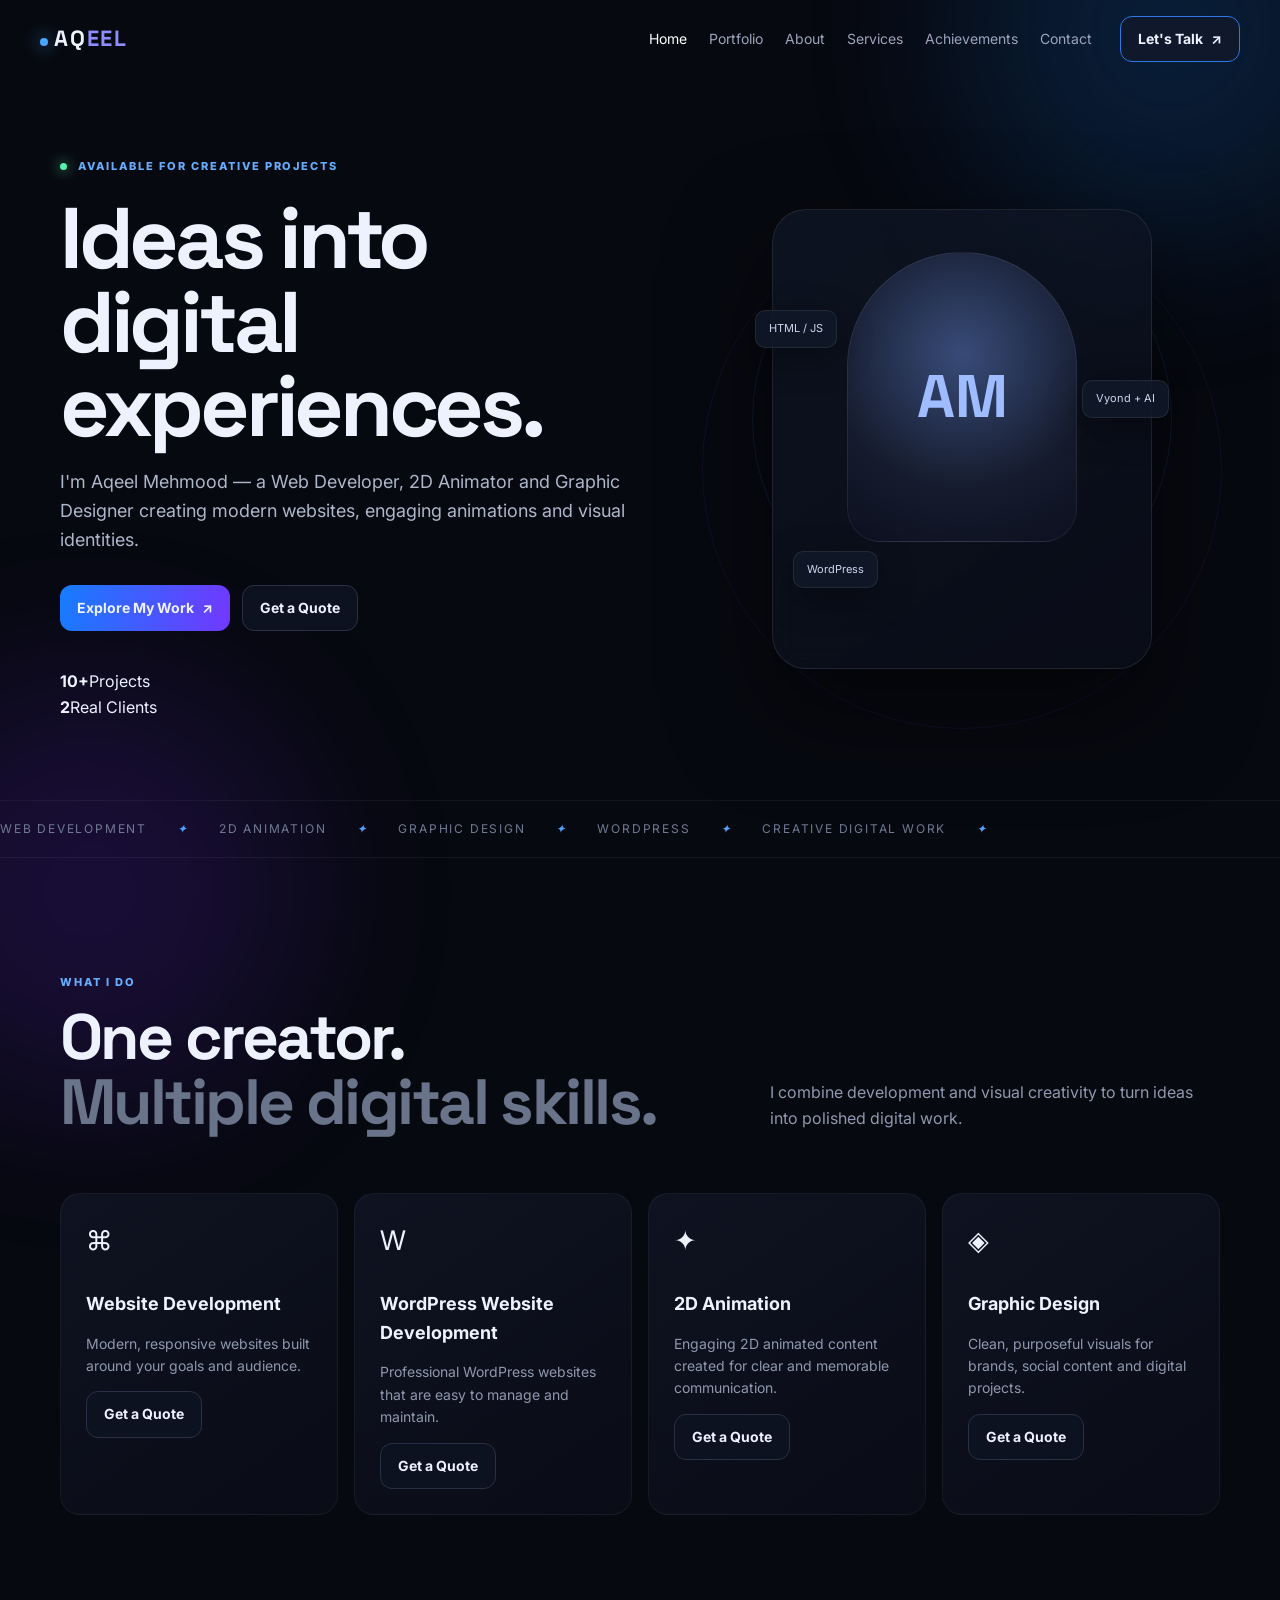
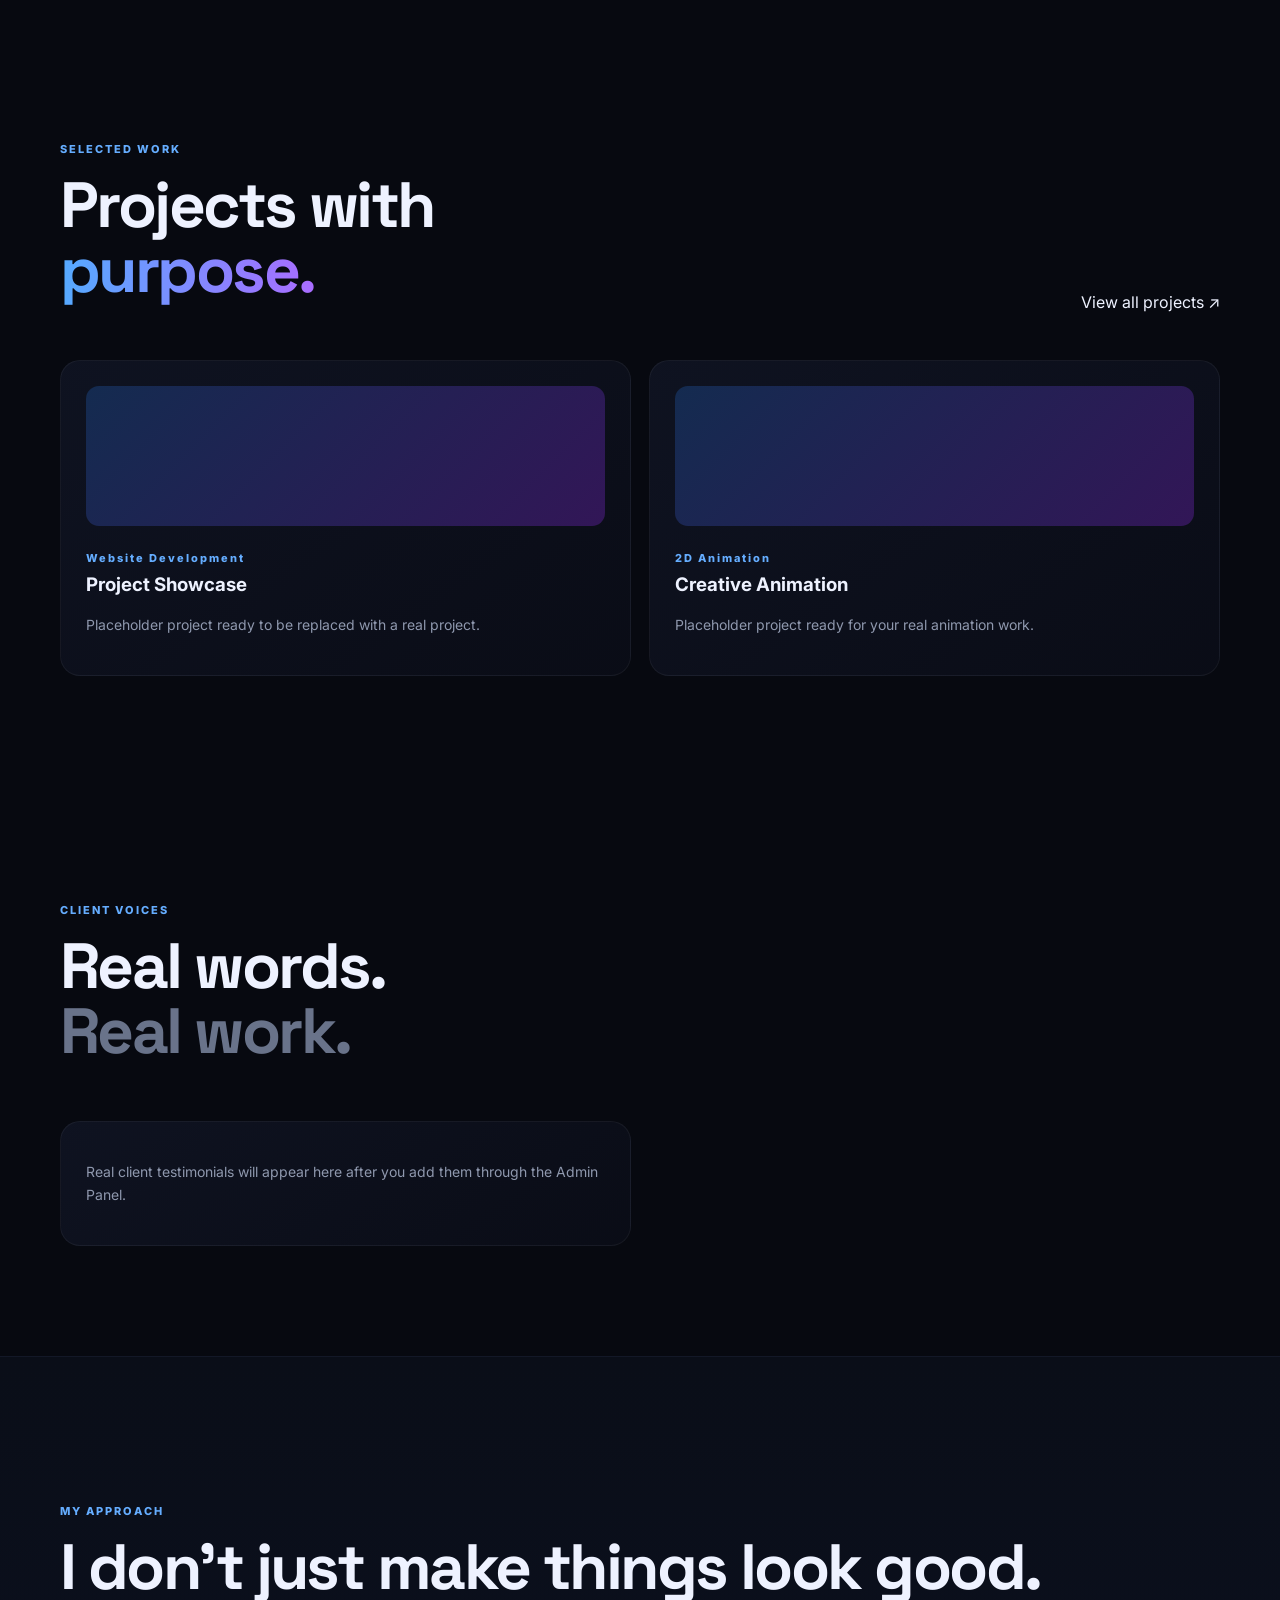
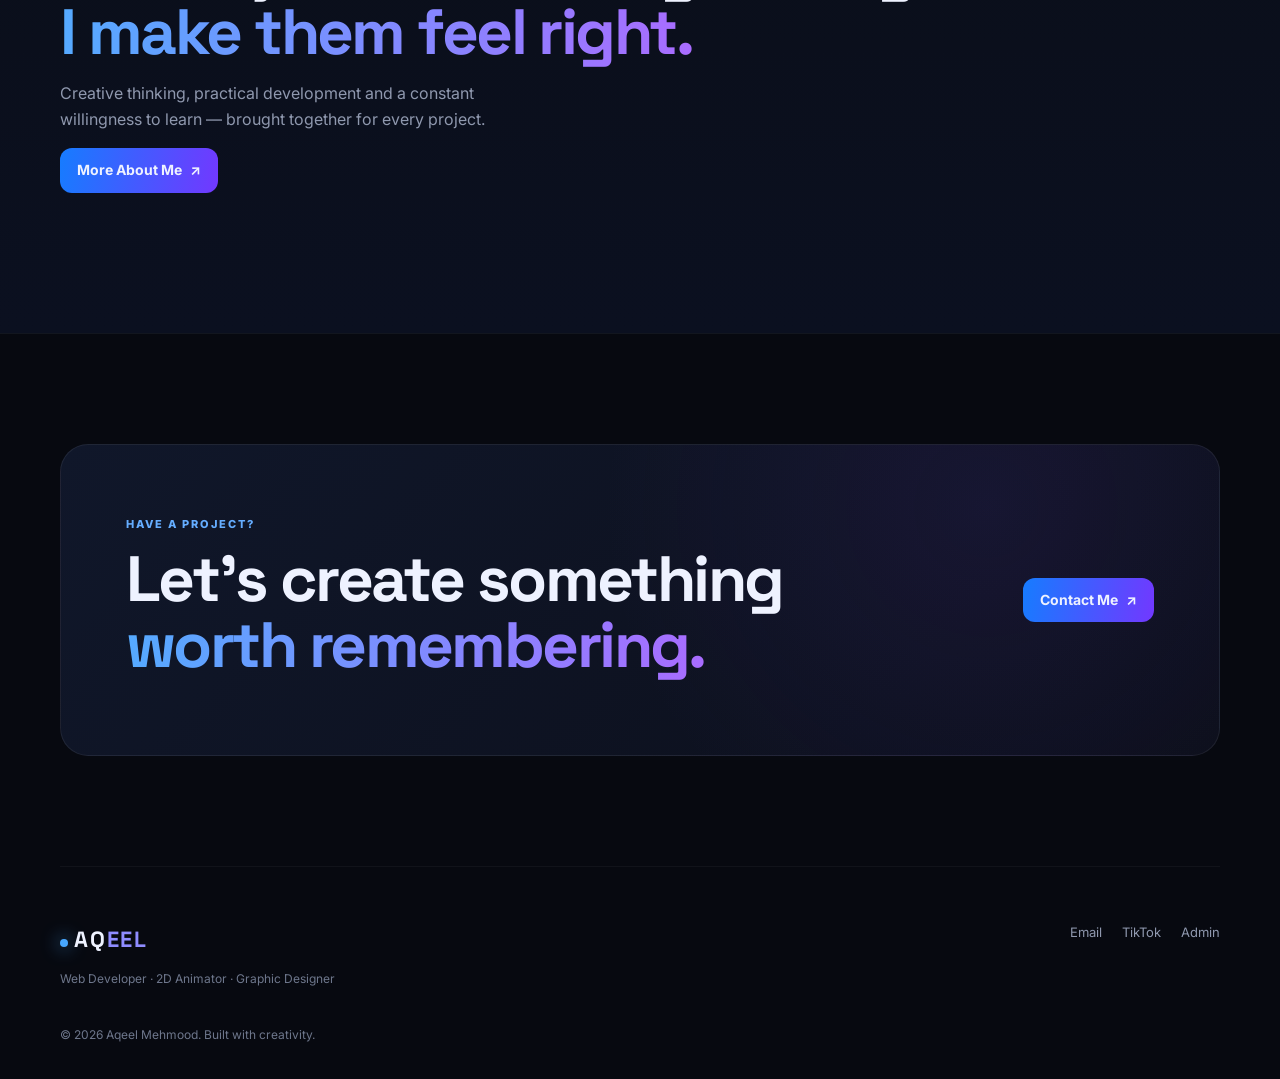
<file: index.html>
<!DOCTYPE html>
<html lang="en">
<head>
  <meta charset="UTF-8">
  <meta name="viewport" content="width=device-width, initial-scale=1.0">
  <meta name="description" content="Aqeel Mehmood — Web Developer, 2D Animator and Graphic Designer.">
  <title>Aqeel Mehmood | Creative Developer</title>
  <link rel="preconnect" href="https://fonts.googleapis.com">
  <link rel="preconnect" href="https://fonts.gstatic.com" crossorigin>
  <link href="https://fonts.googleapis.com/css2?family=Inter:wght@400;500;600;700;800&family=Space+Grotesk:wght@500;600;700&display=swap" rel="stylesheet">
  <link rel="stylesheet" href="style.css">
</head>
<body data-page="home">
  <div class="ambient ambient-a"></div><div class="ambient ambient-b"></div>
  <header class="nav">
    <a class="brand" href="index.html"><span class="brand-dot"></span>AQ<span>EEL</span></a>
    <button class="menu-btn" aria-label="Open menu"><span></span><span></span></button>
    <nav>
      <a href="index.html" class="active">Home</a>
      <a href="portfolio.html">Portfolio</a>
      <a href="about.html">About</a>
      <a href="services.html">Services</a>
      <a href="achievements.html">Achievements</a>
      <a href="contact.html">Contact</a>
    </nav>
    <a class="nav-cta" href="contact.html">Let's Talk <span>↗</span></a>
  </header>

  <main>
    <section class="hero container">
      <div class="hero-copy reveal">
        <div class="eyebrow"><span class="pulse"></span> <span data-home-kicker>AVAILABLE FOR CREATIVE PROJECTS</span></div>
        <h1><span data-home-headline>Ideas into digital experiences.</span></h1>
        <p class="hero-sub" data-home-desc>I'm Aqeel Mehmood — a Web Developer, 2D Animator and Graphic Designer creating modern websites, engaging animations and visual identities.</p>
        <div class="hero-actions">
          <a class="btn primary" href="portfolio.html">Explore My Work <span>↗</span></a>
          <a class="btn ghost" href="contact.html">Get a Quote</a>
        </div>
        <div class="mini-proof" data-home-stats></div>
          <div><strong>10+</strong><span>Projects</span></div>
          <div><strong>2</strong><span>Real Clients</span></div>
        </div>
      </div>
      <div class="hero-visual reveal delay-1">
        <div class="orbit orbit-1"></div><div class="orbit orbit-2"></div>
        <div class="profile-card">
          <div class="profile-placeholder" data-profile-image><span>AM</span></div>
          <div class="profile-glow"></div>
          <div class="floating-chip chip-one">HTML / JS</div>
          <div class="floating-chip chip-two">Vyond + AI</div>
          <div class="floating-chip chip-three">WordPress</div>
        </div>
      </div>
    </section>

    <section class="marquee-wrap">
      <div class="marquee"><span>WEB DEVELOPMENT</span><i>✦</i><span>2D ANIMATION</span><i>✦</i><span>GRAPHIC DESIGN</span><i>✦</i><span>WORDPRESS</span><i>✦</i><span>CREATIVE DIGITAL WORK</span><i>✦</i></div>
    </section>

    <section class="section container">
      <div class="section-head reveal"><div><span class="kicker">WHAT I DO</span><h2>One creator.<br><span class="muted">Multiple digital skills.</span></h2></div><p>I combine development and visual creativity to turn ideas into polished digital work.</p></div>
      <div class="service-grid" data-home-services></div></section>

    <section class="section featured container">
      <div class="section-head reveal"><div><span class="kicker">SELECTED WORK</span><h2>Projects with<br><span class="gradient-text">purpose.</span></h2></div><a class="text-link" href="portfolio.html">View all projects ↗</a></div>
      <div class="project-grid" data-featured-projects></div></section>

    <section class="section container testimonials-home"><div class="section-head reveal"><div><span class="kicker">CLIENT VOICES</span><h2>Real words.<br><span class="muted">Real work.</span></h2></div></div><div class="quote-grid" data-testimonials></div></section>

    <section class="section statement">
      <div class="container reveal"><span class="kicker">MY APPROACH</span><h2>I don't just make things look good.<br><span class="gradient-text">I make them feel right.</span></h2><p>Creative thinking, practical development and a constant willingness to learn — brought together for every project.</p><a class="btn primary" href="about.html">More About Me <span>↗</span></a></div>
    </section>

    <section class="section container cta-section reveal">
      <div class="cta-box"><div><span class="kicker">HAVE A PROJECT?</span><h2>Let's create something<br><span class="gradient-text">worth remembering.</span></h2></div><a class="btn primary" href="contact.html">Contact Me <span>↗</span></a></div>
    </section>
  </main>
  <footer class="footer container"><div><a class="brand" href="index.html"><span class="brand-dot"></span>AQ<span>EEL</span></a><p>Web Developer · 2D Animator · Graphic Designer</p></div><div class="footer-links"><a href="mailto:your-email@example.com" data-email-value>Email</a><a href="#" aria-label="TikTok">TikTok</a><a href="admin.html">Admin</a></div><small>© 2026 Aqeel Mehmood. Built with creativity.</small></footer>
  <script src="cms.js"></script><script src="script.js"></script>
</body>
</html>
</file>
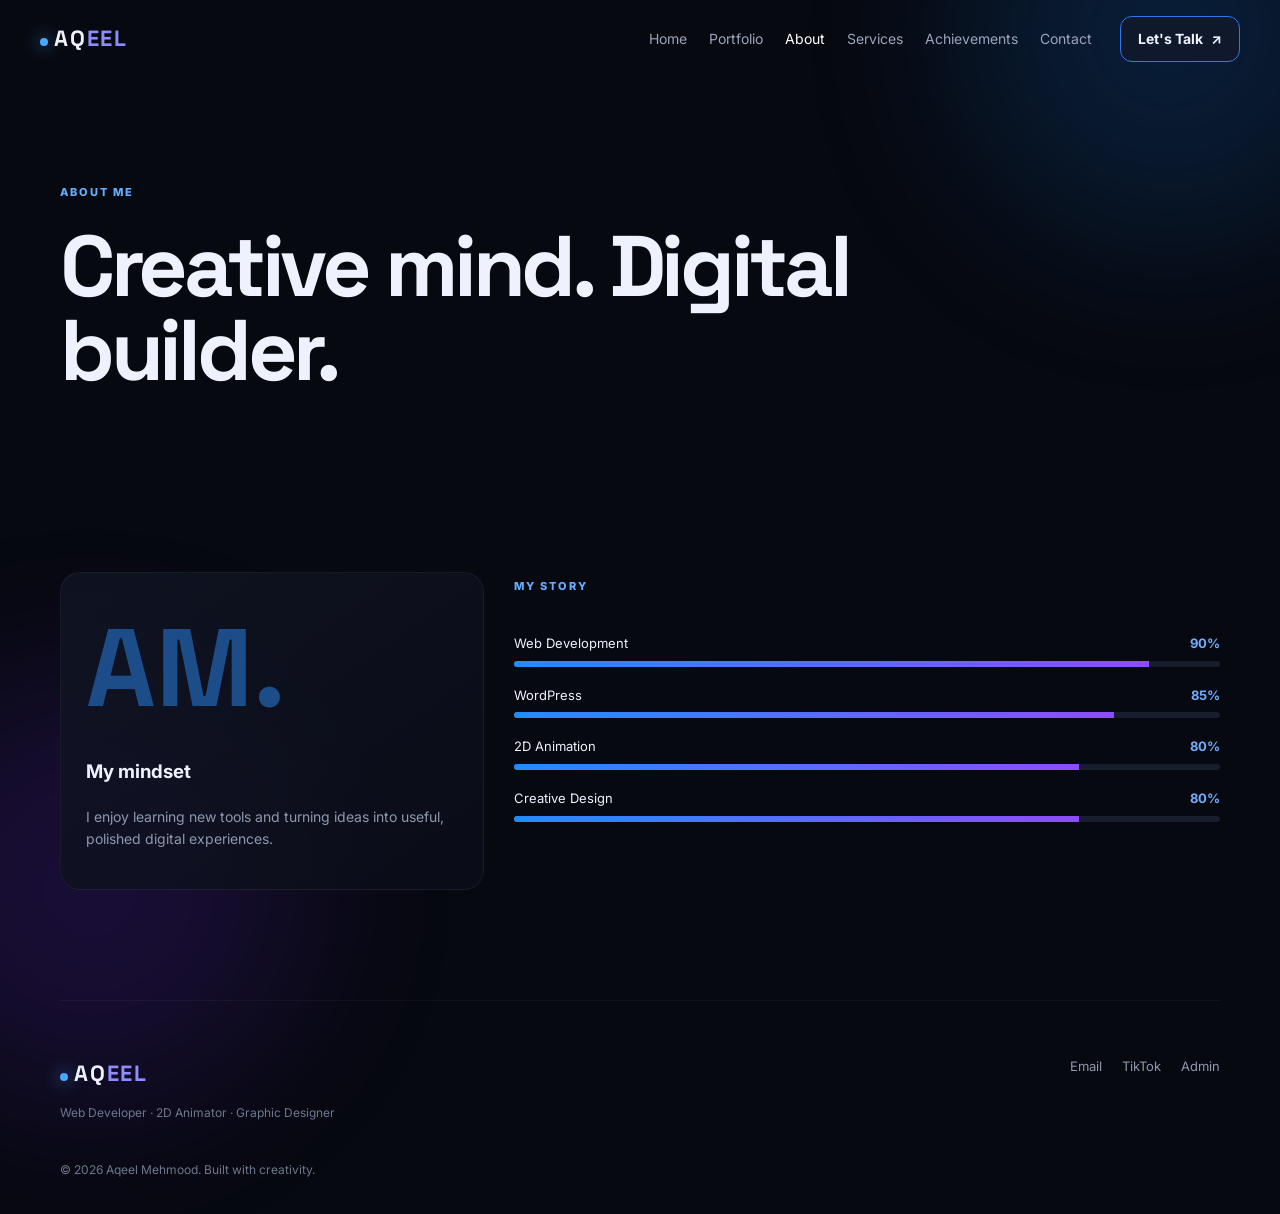
<file: about.html>
<!DOCTYPE html><html lang="en"><head><meta charset="UTF-8"><meta name="viewport" content="width=device-width, initial-scale=1.0"><meta name="description" content="Aqeel Mehmood portfolio"><title>About | Aqeel Mehmood</title><link rel="preconnect" href="https://fonts.googleapis.com"><link rel="preconnect" href="https://fonts.gstatic.com" crossorigin><link href="https://fonts.googleapis.com/css2?family=Inter:wght@400;500;600;700;800&family=Space+Grotesk:wght@500;600;700&display=swap" rel="stylesheet"><link rel="stylesheet" href="style.css"></head><body data-page="about"><div class="ambient ambient-a"></div><div class="ambient ambient-b"></div><header class="nav"><a class="brand" href="index.html"><span class="brand-dot"></span>AQ<span>EEL</span></a><button class="menu-btn"><span></span><span></span></button><nav><a href="index.html" class="">Home</a><a href="portfolio.html" class="">Portfolio</a><a href="about.html" class="active">About</a><a href="services.html" class="">Services</a><a href="achievements.html" class="">Achievements</a><a href="contact.html" class="">Contact</a></nav><a class="nav-cta" href="contact.html">Let's Talk <span>↗</span></a></header>
<main><section class="page-hero container reveal visible"><span class="kicker">ABOUT ME</span><h1 data-about-headline>Creative mind. Digital builder.</h1><p data-about-intro></p></section>
<section class="section container"><div class="about-grid"><div class="about-card reveal"><div class="big">AM.</div><h3>My mindset</h3><p data-about-mindset></p><p>I enjoy learning new tools and turning ideas into useful, polished digital experiences.</p></div><div class="about-copy reveal delay-1"><span class="kicker">MY STORY</span><p><span data-about-story1></span></p><p><span data-about-story2></span></p><div class="timeline" data-about-timeline></div><div class="skills"><div><div class="skill-top"><span>Web Development</span><b>90%</b></div><div class="skill-bar"><span data-width="90%"></span></div></div><div><div class="skill-top"><span>WordPress</span><b>85%</b></div><div class="skill-bar"><span data-width="85%"></span></div></div><div><div class="skill-top"><span>2D Animation</span><b>80%</b></div><div class="skill-bar"><span data-width="80%"></span></div></div><div><div class="skill-top"><span>Creative Design</span><b>80%</b></div><div class="skill-bar"><span data-width="80%"></span></div></div></div></div></div></section></main><footer class="footer container"><div><a class="brand" href="index.html"><span class="brand-dot"></span>AQ<span>EEL</span></a><p>Web Developer · 2D Animator · Graphic Designer</p></div><div class="footer-links"><a href="mailto:your-email@example.com" data-email-value>Email</a><a href="#" data-tiktok>TikTok</a><a href="admin.html">Admin</a></div><small>© 2026 Aqeel Mehmood. Built with creativity.</small></footer><script src="cms.js"></script><script src="script.js"></script></body></html>
</file>
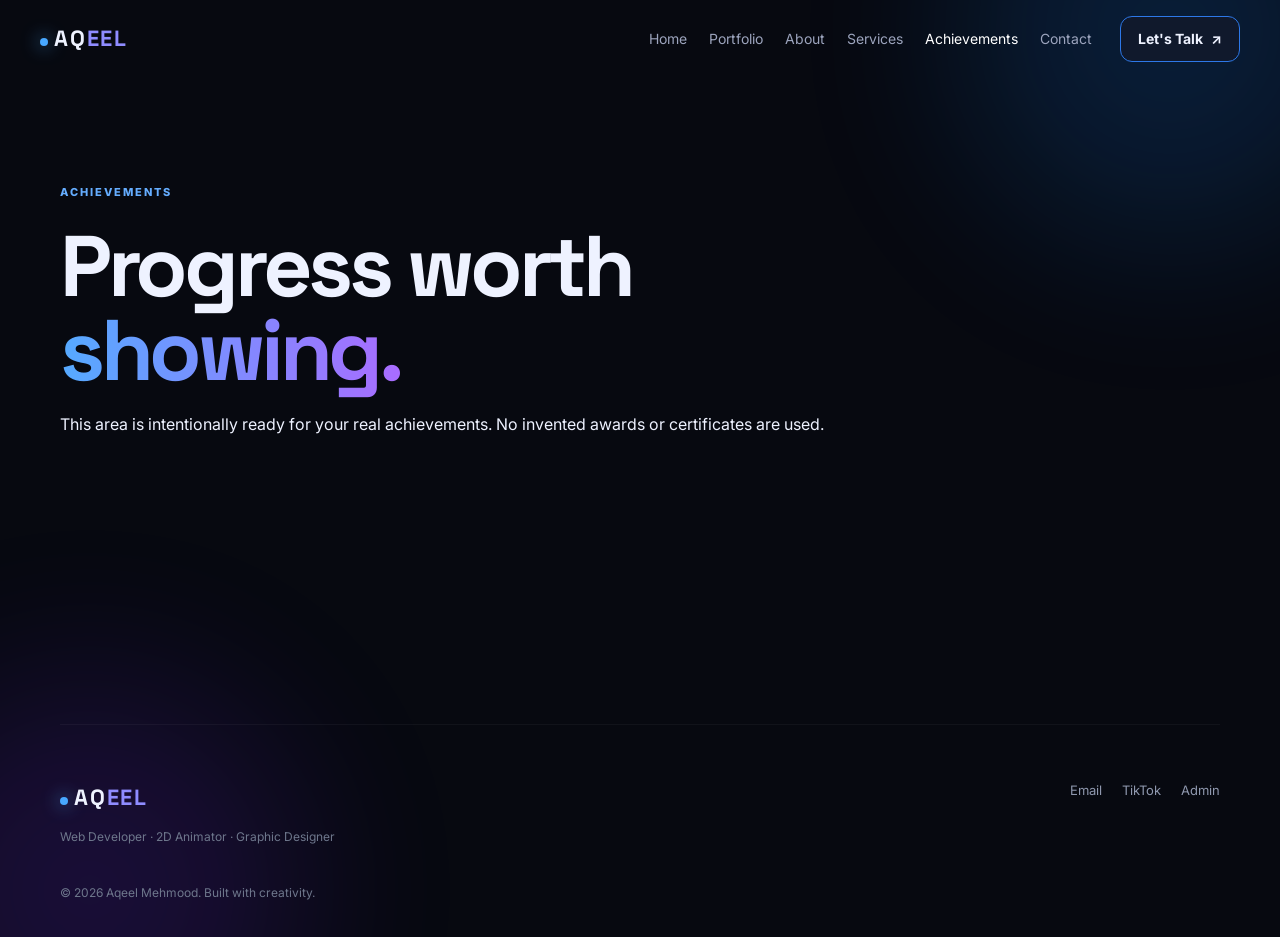
<file: achievements.html>
<!DOCTYPE html><html lang="en"><head><meta charset="UTF-8"><meta name="viewport" content="width=device-width, initial-scale=1.0"><meta name="description" content="Aqeel Mehmood portfolio"><title>Achievements | Aqeel Mehmood</title><link rel="preconnect" href="https://fonts.googleapis.com"><link rel="preconnect" href="https://fonts.gstatic.com" crossorigin><link href="https://fonts.googleapis.com/css2?family=Inter:wght@400;500;600;700;800&family=Space+Grotesk:wght@500;600;700&display=swap" rel="stylesheet"><link rel="stylesheet" href="style.css"></head><body data-page="achievements"><div class="ambient ambient-a"></div><div class="ambient ambient-b"></div><header class="nav"><a class="brand" href="index.html"><span class="brand-dot"></span>AQ<span>EEL</span></a><button class="menu-btn"><span></span><span></span></button><nav><a href="index.html" class="">Home</a><a href="portfolio.html" class="">Portfolio</a><a href="about.html" class="">About</a><a href="services.html" class="">Services</a><a href="achievements.html" class="active">Achievements</a><a href="contact.html" class="">Contact</a></nav><a class="nav-cta" href="contact.html">Let's Talk <span>↗</span></a></header>
<main><section class="page-hero container reveal visible"><span class="kicker">ACHIEVEMENTS</span><h1>Progress worth<br><span class="gradient-text">showing.</span></h1><p>This area is intentionally ready for your real achievements. No invented awards or certificates are used.</p></section><section class="section container"><div class="achievement-grid" data-achievement-grid></div></section></main><footer class="footer container"><div><a class="brand" href="index.html"><span class="brand-dot"></span>AQ<span>EEL</span></a><p>Web Developer · 2D Animator · Graphic Designer</p></div><div class="footer-links"><a href="mailto:your-email@example.com" data-email-value>Email</a><a href="#" data-tiktok>TikTok</a><a href="admin.html">Admin</a></div><small>© 2026 Aqeel Mehmood. Built with creativity.</small></footer><script src="cms.js"></script><script src="script.js"></script></body></html>
</file>
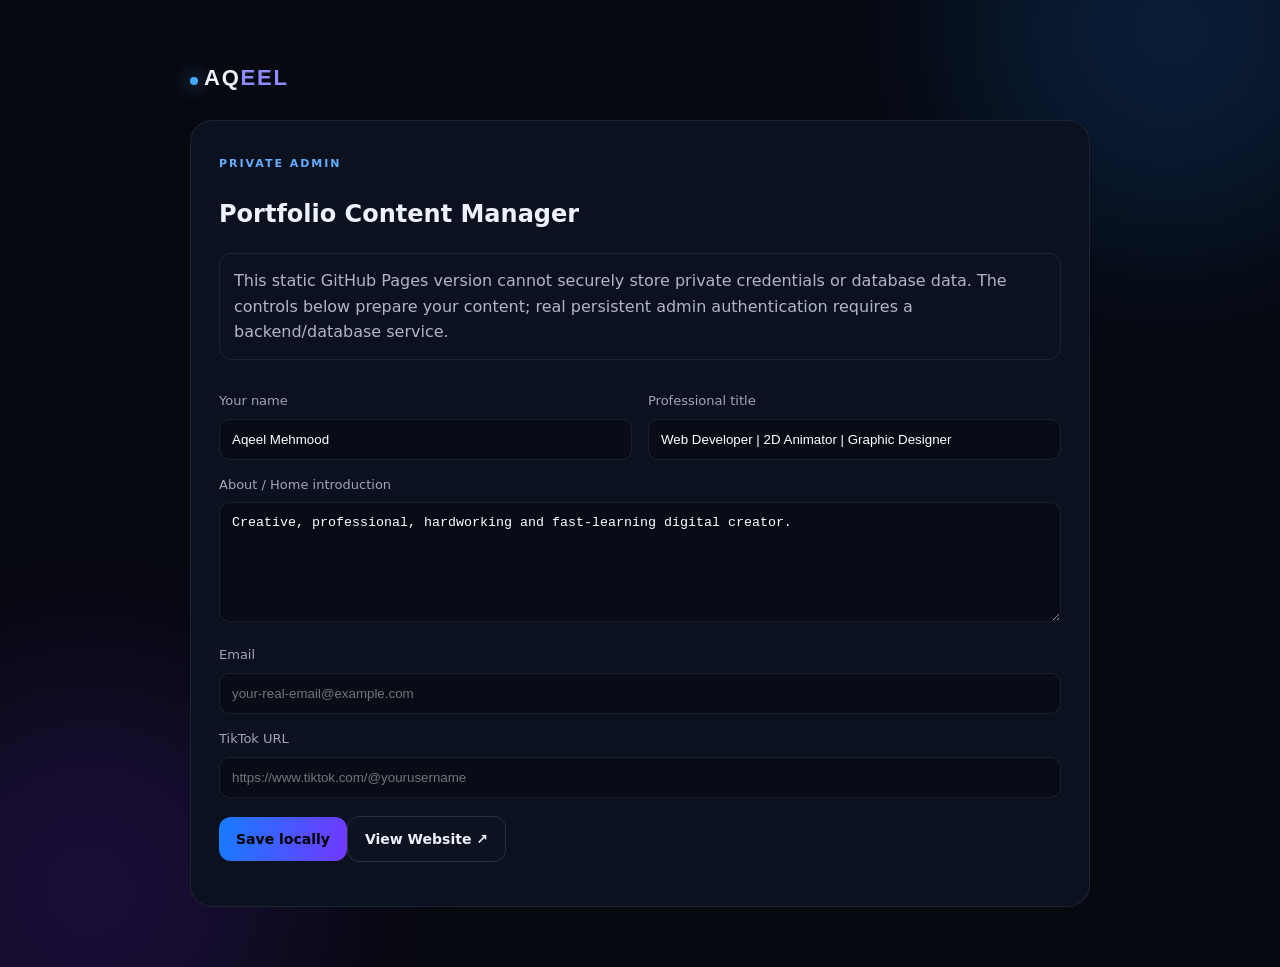
<file: admin.html>
<!doctype html><html lang="en"><head><meta charset="utf-8"><meta name="viewport" content="width=device-width,initial-scale=1"><title>Aqeel Admin Panel</title><link rel="stylesheet" href="style.css"><style>.admin{max-width:900px;margin:60px auto}.panel{padding:28px;border:1px solid #ffffff14;border-radius:22px;background:#0c1120}.row{display:grid;grid-template-columns:1fr 1fr;gap:16px}label{display:block;color:#9ca6bd;font-size:13px;margin:15px 0 7px}input,textarea,select{width:100%;padding:12px;border:1px solid #ffffff14;border-radius:10px;background:#080c16;color:#fff}textarea{min-height:120px}.notice{padding:14px;border:1px solid #ffffff12;border-radius:12px;color:#aeb7ca}.btn{cursor:pointer;margin-top:18px}@media(max-width:600px){.row{grid-template-columns:1fr}}</style></head><body><div class="ambient ambient-a"></div><div class="ambient ambient-b"></div><main class="admin"><a class="brand" href="index.html"><span class="brand-dot"></span>AQ<span>EEL</span></a><section class="panel" style="margin-top:25px"><span class="kicker">PRIVATE ADMIN</span><h1>Portfolio Content Manager</h1><p class="notice">This static GitHub Pages version cannot securely store private credentials or database data. The controls below prepare your content; real persistent admin authentication requires a backend/database service.</p><div class="row"><div><label>Your name</label><input id="name" value="Aqeel Mehmood"></div><div><label>Professional title</label><input id="title" value="Web Developer | 2D Animator | Graphic Designer"></div></div><label>About / Home introduction</label><textarea id="about">Creative, professional, hardworking and fast-learning digital creator.</textarea><label>Email</label><input id="email" type="email" placeholder="your-real-email@example.com"><label>TikTok URL</label><input id="tiktok" placeholder="https://www.tiktok.com/@yourusername"><button class="btn primary" id="save">Save locally</button><a class="btn ghost" href="index.html">View Website ↗</a><p id="status" class="muted"></p></section></main><script>const fields=['name','title','about','email','tiktok'];fields.forEach(k=>{const v=localStorage.getItem('aqeel_'+k);if(v!==null)document.getElementById(k).value=v});document.getElementById('save').onclick=()=>{fields.forEach(k=>localStorage.setItem('aqeel_'+k,document.getElementById(k).value));document.getElementById('status').textContent='Saved on this browser.'};</script></body></html>
</file>
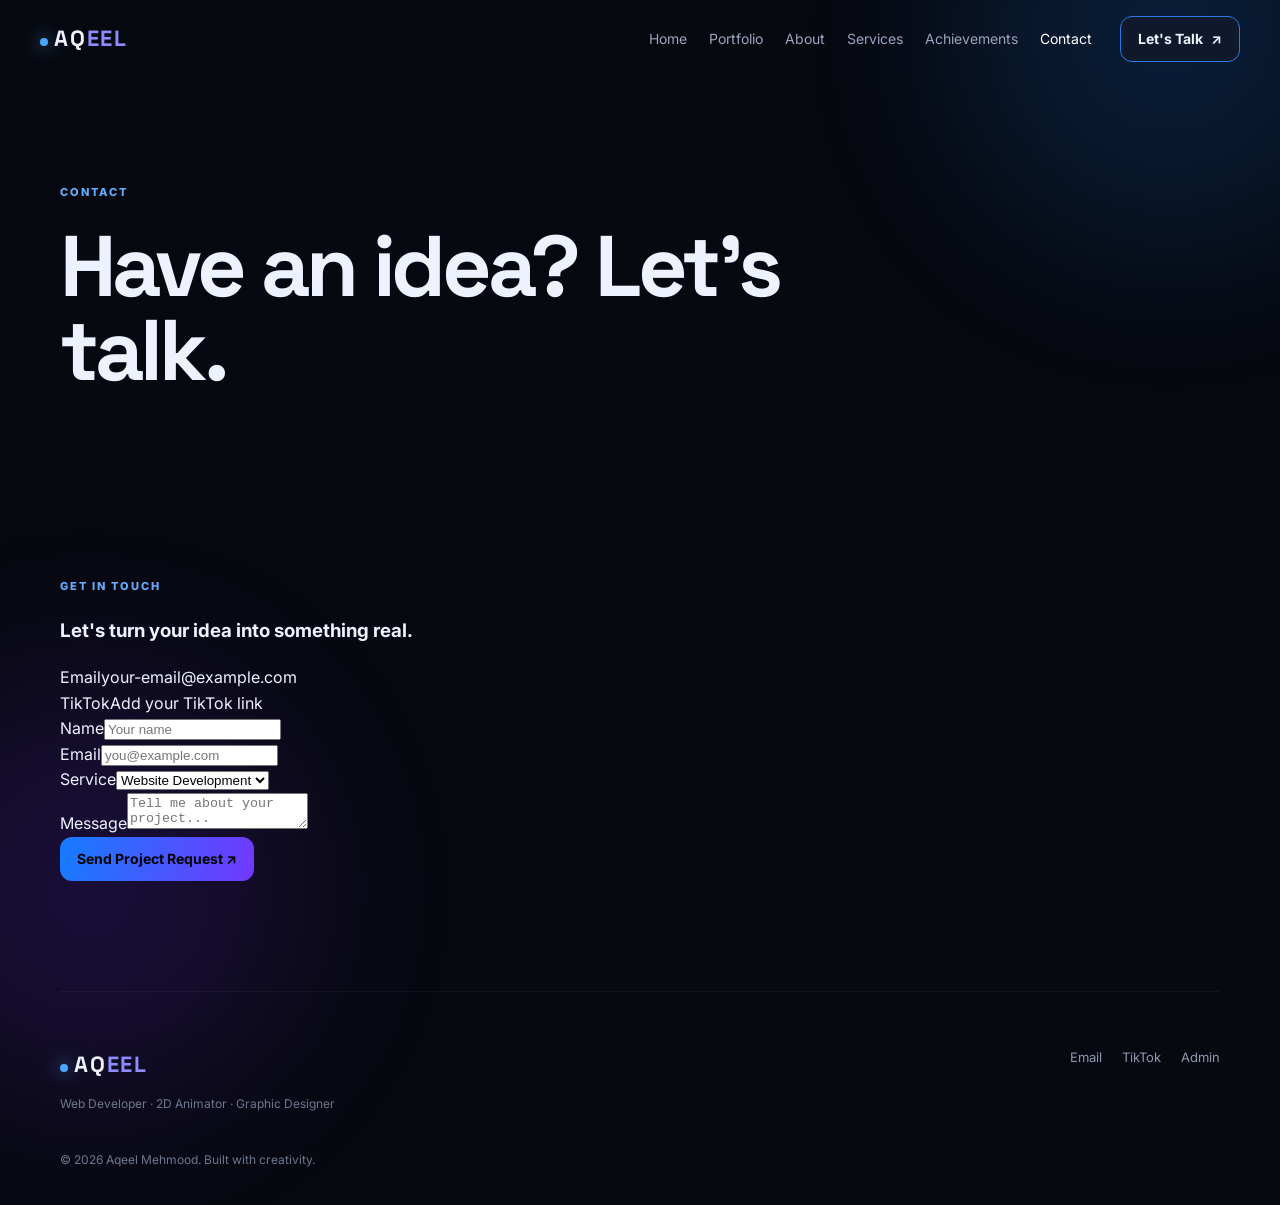
<file: contact.html>
<!DOCTYPE html><html lang="en"><head><meta charset="UTF-8"><meta name="viewport" content="width=device-width, initial-scale=1.0"><meta name="description" content="Aqeel Mehmood portfolio"><title>Contact | Aqeel Mehmood</title><link rel="preconnect" href="https://fonts.googleapis.com"><link rel="preconnect" href="https://fonts.gstatic.com" crossorigin><link href="https://fonts.googleapis.com/css2?family=Inter:wght@400;500;600;700;800&family=Space+Grotesk:wght@500;600;700&display=swap" rel="stylesheet"><link rel="stylesheet" href="style.css"></head><body data-page="contact"><div class="ambient ambient-a"></div><div class="ambient ambient-b"></div><header class="nav"><a class="brand" href="index.html"><span class="brand-dot"></span>AQ<span>EEL</span></a><button class="menu-btn"><span></span><span></span></button><nav><a href="index.html" class="">Home</a><a href="portfolio.html" class="">Portfolio</a><a href="about.html" class="">About</a><a href="services.html" class="">Services</a><a href="achievements.html" class="">Achievements</a><a href="contact.html" class="active">Contact</a></nav><a class="nav-cta" href="contact.html">Let's Talk <span>↗</span></a></header>
<main><section class="page-hero container reveal visible"><span class="kicker">CONTACT</span><h1 data-contact-heading>Have an idea? Let's talk.</h1><p><span data-contact-desc></span></p></section><section class="section container"><div class="contact-grid"><aside class="contact-info reveal"><span class="kicker">GET IN TOUCH</span><h3>Let's turn your idea into something real.</h3><p><span data-contact-intro></span></p><div class="contact-list"><div><span>Email</span><a data-email-value href="mailto:your-email@example.com">your-email@example.com</a></div><div><span>TikTok</span><a data-tiktok-value href="#">Add your TikTok link</a></div></div></aside><form class="form reveal delay-1" id="contactForm"><div class="form-grid"><div class="field"><label>Name</label><input required placeholder="Your name"></div><div class="field"><label>Email</label><input required type="email" placeholder="you@example.com"></div><div class="field full"><label>Service</label><select><option>Website Development</option><option>WordPress Website</option><option>2D Animation</option><option>Graphic Design</option><option>Other</option></select></div><div class="field full"><label>Message</label><textarea required placeholder="Tell me about your project..."></textarea></div></div><button class="btn primary" type="submit">Send Project Request ↗</button><div id="formMessage" class="admin-note" style="display:none"></div></form></div></section></main><footer class="footer container"><div><a class="brand" href="index.html"><span class="brand-dot"></span>AQ<span>EEL</span></a><p>Web Developer · 2D Animator · Graphic Designer</p></div><div class="footer-links"><a href="mailto:your-email@example.com" data-email-value>Email</a><a href="#" data-tiktok>TikTok</a><a href="admin.html">Admin</a></div><small>© 2026 Aqeel Mehmood. Built with creativity.</small></footer><script src="cms.js"></script><script src="script.js"></script></body></html>
</file>
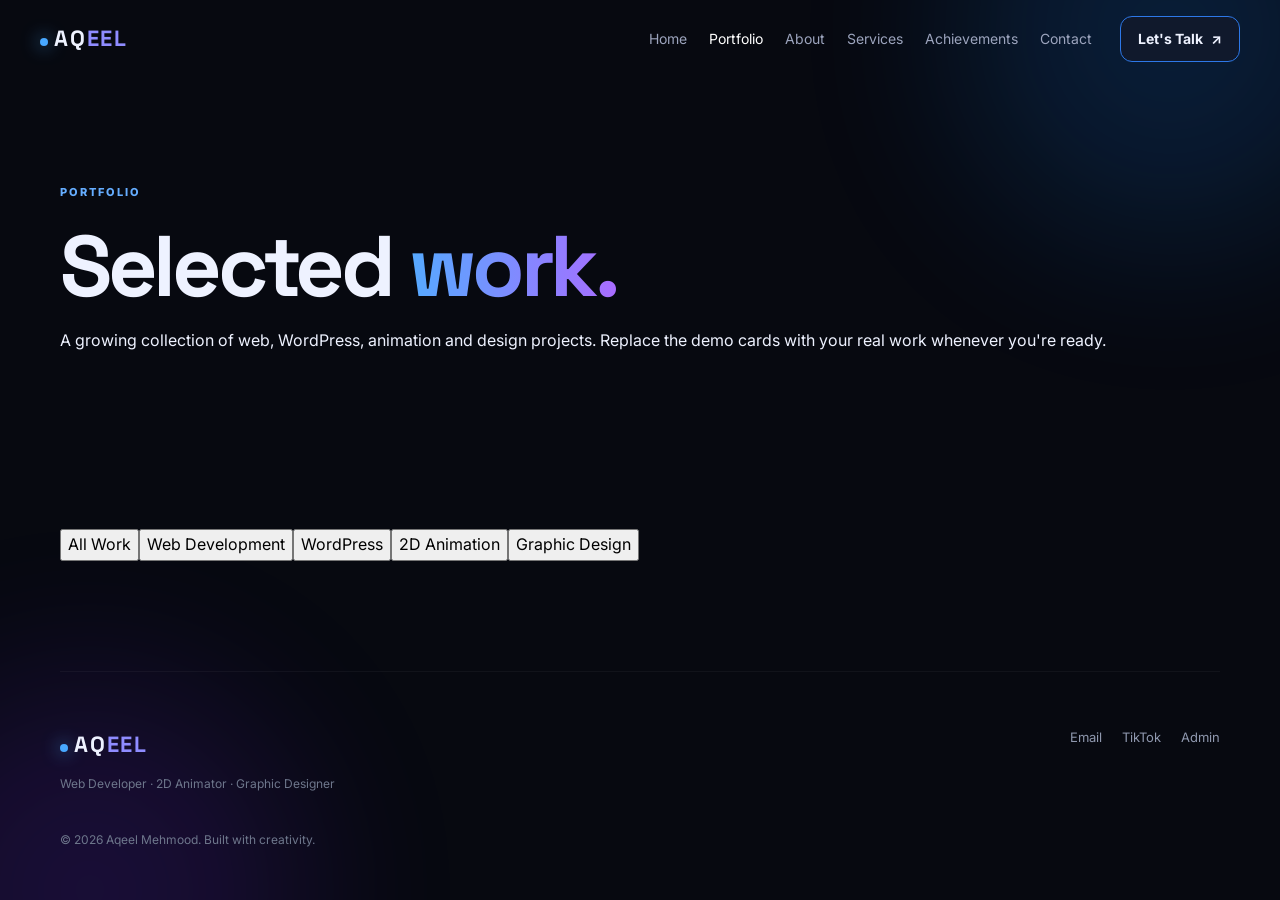
<file: portfolio.html>
<!DOCTYPE html><html lang="en"><head><meta charset="UTF-8"><meta name="viewport" content="width=device-width, initial-scale=1.0"><meta name="description" content="Aqeel Mehmood portfolio"><title>Portfolio | Aqeel Mehmood</title><link rel="preconnect" href="https://fonts.googleapis.com"><link rel="preconnect" href="https://fonts.gstatic.com" crossorigin><link href="https://fonts.googleapis.com/css2?family=Inter:wght@400;500;600;700;800&family=Space+Grotesk:wght@500;600;700&display=swap" rel="stylesheet"><link rel="stylesheet" href="style.css"></head><body data-page="portfolio"><div class="ambient ambient-a"></div><div class="ambient ambient-b"></div><header class="nav"><a class="brand" href="index.html"><span class="brand-dot"></span>AQ<span>EEL</span></a><button class="menu-btn"><span></span><span></span></button><nav><a href="index.html" class="">Home</a><a href="portfolio.html" class="active">Portfolio</a><a href="about.html" class="">About</a><a href="services.html" class="">Services</a><a href="achievements.html" class="">Achievements</a><a href="contact.html" class="">Contact</a></nav><a class="nav-cta" href="contact.html">Let's Talk <span>↗</span></a></header>
<main><section class="page-hero container reveal visible"><span class="kicker">PORTFOLIO</span><h1>Selected <span class="gradient-text">work.</span></h1><p>A growing collection of web, WordPress, animation and design projects. Replace the demo cards with your real work whenever you're ready.</p></section><section class="section container"><div class="filter reveal visible"><button class="active" data-filter="all">All Work</button><button data-filter="web">Web Development</button><button data-filter="wordpress">WordPress</button><button data-filter="animation">2D Animation</button><button data-filter="design">Graphic Design</button></div><div class="portfolio-grid" data-project-grid></div></section></main><footer class="footer container"><div><a class="brand" href="index.html"><span class="brand-dot"></span>AQ<span>EEL</span></a><p>Web Developer · 2D Animator · Graphic Designer</p></div><div class="footer-links"><a href="mailto:your-email@example.com" data-email-value>Email</a><a href="#" data-tiktok>TikTok</a><a href="admin.html">Admin</a></div><small>© 2026 Aqeel Mehmood. Built with creativity.</small></footer><script src="cms.js"></script><script src="script.js"></script></body></html>
</file>
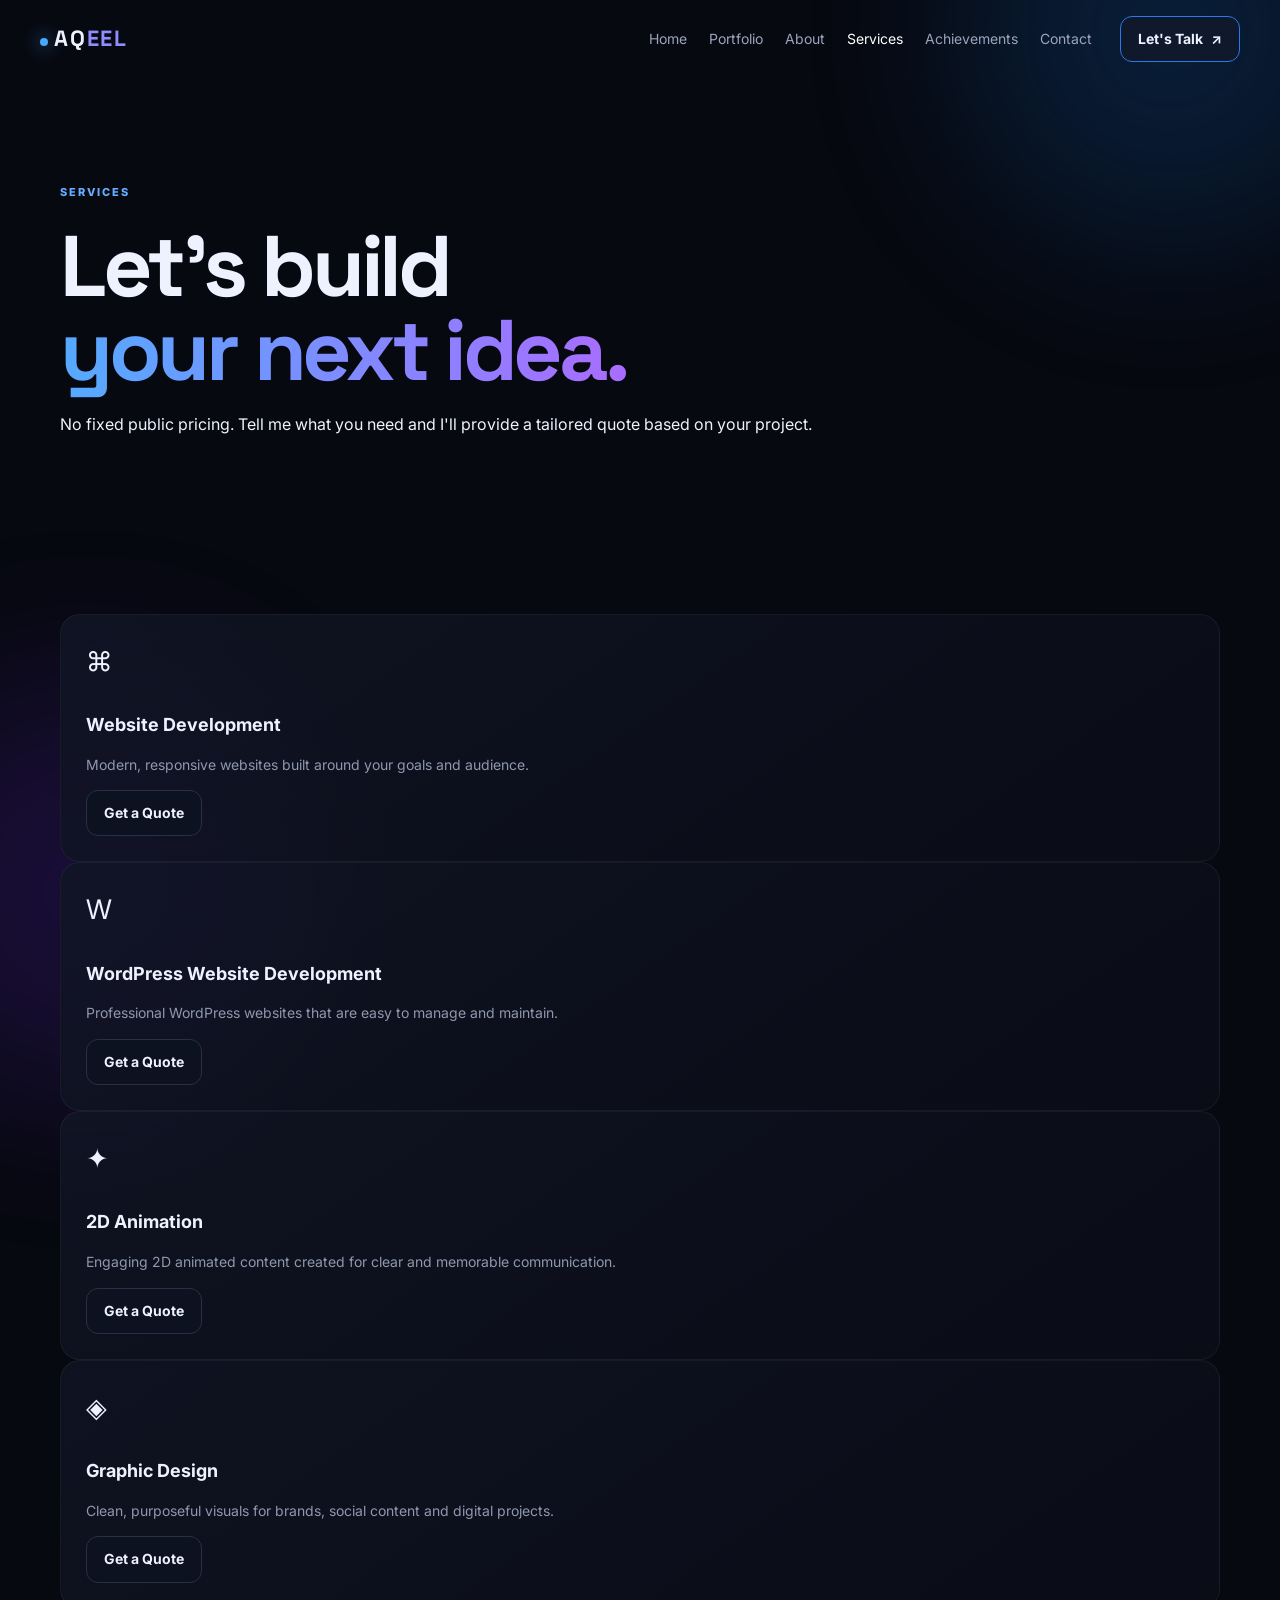
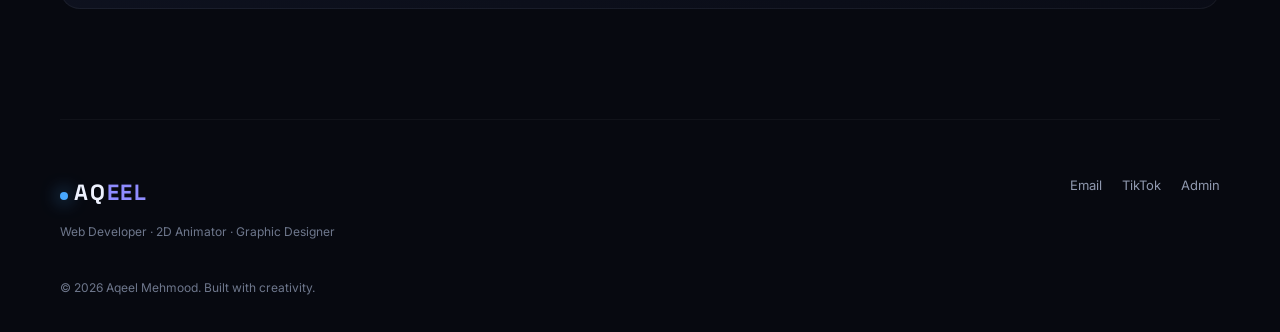
<file: services.html>
<!DOCTYPE html><html lang="en"><head><meta charset="UTF-8"><meta name="viewport" content="width=device-width, initial-scale=1.0"><meta name="description" content="Aqeel Mehmood portfolio"><title>Services | Aqeel Mehmood</title><link rel="preconnect" href="https://fonts.googleapis.com"><link rel="preconnect" href="https://fonts.gstatic.com" crossorigin><link href="https://fonts.googleapis.com/css2?family=Inter:wght@400;500;600;700;800&family=Space+Grotesk:wght@500;600;700&display=swap" rel="stylesheet"><link rel="stylesheet" href="style.css"></head><body data-page="services"><div class="ambient ambient-a"></div><div class="ambient ambient-b"></div><header class="nav"><a class="brand" href="index.html"><span class="brand-dot"></span>AQ<span>EEL</span></a><button class="menu-btn"><span></span><span></span></button><nav><a href="index.html" class="">Home</a><a href="portfolio.html" class="">Portfolio</a><a href="about.html" class="">About</a><a href="services.html" class="active">Services</a><a href="achievements.html" class="">Achievements</a><a href="contact.html" class="">Contact</a></nav><a class="nav-cta" href="contact.html">Let's Talk <span>↗</span></a></header>
<main><section class="page-hero container reveal visible"><span class="kicker">SERVICES</span><h1>Let's build<br><span class="gradient-text">your next idea.</span></h1><p>No fixed public pricing. Tell me what you need and I'll provide a tailored quote based on your project.</p></section><section class="section container"><div class="services-full" data-services-grid></div></section></main><footer class="footer container"><div><a class="brand" href="index.html"><span class="brand-dot"></span>AQ<span>EEL</span></a><p>Web Developer · 2D Animator · Graphic Designer</p></div><div class="footer-links"><a href="mailto:your-email@example.com" data-email-value>Email</a><a href="#" data-tiktok>TikTok</a><a href="admin.html">Admin</a></div><small>© 2026 Aqeel Mehmood. Built with creativity.</small></footer><script src="cms.js"></script><script src="script.js"></script></body></html>
</file>
<file: style.css>
*{box-sizing:border-box}html{scroll-behavior:smooth}body{margin:0;background:#070910;color:#eef2ff;font-family:Inter,system-ui,sans-serif;line-height:1.6;overflow-x:hidden}a{color:inherit;text-decoration:none}button{font:inherit}.container{width:min(1160px,calc(100% - 40px));margin:auto}.ambient{position:fixed;width:420px;height:420px;border-radius:50%;filter:blur(90px);opacity:.16;pointer-events:none;z-index:-1}.ambient-a{background:#1687ff;top:-180px;right:-100px}.ambient-b{background:#7b2cff;bottom:-200px;left:-120px}.nav{height:78px;display:flex;align-items:center;gap:28px;width:min(1200px,calc(100% - 40px));margin:auto}.brand{font-family:'Space Grotesk',sans-serif;font-weight:800;letter-spacing:.08em;font-size:22px;margin-right:auto}.brand span:not(.brand-dot){color:#8f8cff}.brand-dot{display:inline-block;width:8px;height:8px;border-radius:50%;background:#48a8ff;box-shadow:0 0 18px #48a8ff;margin-right:6px}.nav nav{display:flex;gap:22px}.nav nav a{font-size:14px;color:#9ca4bd;transition:.25s}.nav nav a:hover,.nav nav a.active{color:#fff}.nav-cta,.btn{display:inline-flex;align-items:center;gap:8px;border:1px solid #2d78e8;border-radius:12px;padding:11px 17px;font-weight:700;font-size:14px;background:#10192c;transition:.25s}.nav-cta:hover,.btn:hover{transform:translateY(-2px);box-shadow:0 12px 35px #1877ff22}.menu-btn{display:none;background:none;border:0;color:white}.hero{min-height:650px;display:grid;grid-template-columns:1.08fr .92fr;align-items:center;gap:40px;padding:80px 0}.eyebrow,.kicker{font-size:11px;letter-spacing:.18em;color:#65adff;font-weight:800}.pulse{display:inline-block;width:7px;height:7px;border-radius:50%;background:#56f0ad;box-shadow:0 0 14px #56f0ad;margin-right:7px}.hero h1,.page-hero h1{font-family:'Space Grotesk',sans-serif;font-size:clamp(48px,7vw,86px);line-height:.98;letter-spacing:-.05em;margin:20px 0}.hero-sub{max-width:650px;color:#aeb6ca;font-size:18px}.hero-actions{display:flex;gap:12px;margin:30px 0}.btn.primary{background:linear-gradient(100deg,#167cff,#7238ff);border:0}.btn.ghost{background:#0d1220;border-color:#2a3043}.mini-proof{display:flex;gap:42px;margin-top:38px}.mini-proof div{display:flex;flex-direction:column}.mini-proof strong{font-size:28px}.mini-proof span{color:#7f879d;font-size:12px}.hero-visual{display:flex;justify-content:center}.profile-card{width:min(380px,80vw);height:460px;border:1px solid #ffffff16;border-radius:34px;background:linear-gradient(145deg,#111a2b99,#0a0d18dd);backdrop-filter:blur(14px);position:relative;display:grid;place-items:center;box-shadow:0 40px 100px #0008}.profile-placeholder{width:230px;height:290px;border-radius:120px 120px 35px 35px;background:radial-gradient(circle at 50% 35%,#384b78,#151b2d 62%,#0c1020);display:grid;place-items:center;font-family:'Space Grotesk';font-size:60px;font-weight:800;color:#9ebcff;border:1px solid #ffffff12}.floating-chip{position:absolute;padding:9px 13px;border:1px solid #ffffff14;background:#11192ad9;backdrop-filter:blur(12px);border-radius:10px;font-size:11px;color:#cbd5ee;box-shadow:0 10px 35px #0006}.chip-one{left:-18px;top:100px}.chip-two{right:-18px;top:170px}.chip-three{left:20px;bottom:80px}.orbit{position:absolute;border:1px solid #438cff22;border-radius:50%;width:420px;height:420px}.orbit-2{width:520px;height:520px;border-color:#933dff19}.marquee-wrap{border-top:1px solid #ffffff0d;border-bottom:1px solid #ffffff0d;overflow:hidden}.marquee{width:max-content;display:flex;gap:30px;padding:18px 0;color:#707a93;font-size:12px;letter-spacing:.15em;animation:marquee 24s linear infinite}.marquee i{color:#4f9fff}.section{padding:110px 0}.section-head{display:flex;align-items:end;justify-content:space-between;gap:30px;margin-bottom:45px}.section h2,.statement h2,.cta-box h2{font-family:'Space Grotesk';font-size:clamp(38px,5vw,64px);line-height:1.02;letter-spacing:-.04em;margin:12px 0}.section-head p,.statement p{color:#8f98ae;max-width:450px}.muted{color:#69738a}.gradient-text{background:linear-gradient(90deg,#55aaff,#a96cff);-webkit-background-clip:text;background-clip:text;color:transparent}.service-grid{display:grid;grid-template-columns:repeat(4,1fr);gap:16px}.service-card,.project-card,.quote-card,.about-card{border:1px solid #ffffff0d;background:linear-gradient(145deg,#111625cc,#0b0e18cc);border-radius:20px;padding:25px;transition:.3s}.service-card:hover,.project-card:hover,.quote-card:hover{transform:translateY(-7px);border-color:#3e8fff55;box-shadow:0 20px 60px #0005}.service-icon{font-size:27px;margin-bottom:28px}.service-card h3{margin:0 0 8px;font-size:18px}.service-card p,.project-card p,.quote-card p,.about-card p{color:#8f98ae;font-size:14px}.project-grid{display:grid;grid-template-columns:repeat(2,1fr);gap:18px}.project-card{min-height:250px;position:relative;overflow:hidden}.project-card .project-thumb{height:140px;border-radius:13px;background:linear-gradient(135deg,#142b50,#321657);margin-bottom:18px}.project-card h3{margin:0}.quote-grid{display:grid;grid-template-columns:repeat(2,1fr);gap:18px}.statement{background:linear-gradient(180deg,#0a0e18,#0b1020);border-top:1px solid #ffffff08;border-bottom:1px solid #ffffff08}.statement .container{padding:30px 0}.cta-box{padding:65px;border:1px solid #ffffff12;border-radius:28px;background:radial-gradient(circle at 80% 20%,#5631a522,transparent 40%),linear-gradient(135deg,#10172a,#0c0f1b);display:flex;align-items:center;justify-content:space-between;gap:30px}.footer{padding:55px 0 35px;border-top:1px solid #ffffff0b;display:grid;grid-template-columns:1fr auto;gap:25px}.footer p,.footer small{color:#6e778c;font-size:12px}.footer-links{display:flex;gap:20px;font-size:13px;color:#8f98ae}.page-hero{padding:100px 0 50px}.page-hero h1{max-width:850px}.about-grid{display:grid;grid-template-columns:.75fr 1.25fr;gap:30px}.about-card .big{font:800 110px 'Space Grotesk';color:#1d4d88}.about-copy p{color:#9aa4ba}.timeline{margin:35px 0}.timeline-item{border-left:2px solid #267dff;padding:0 0 20px 18px;margin-bottom:10px}.skills>div{margin:18px 0}.skill-top{display:flex;justify-content:space-between;font-size:13px}.skill-top b{color:#70adff}.skill-bar{height:6px;background:#171d2c;border-radius:10px;overflow:hidden;margin-top:7px}.skill-bar span{display:block;height:100%;width:0;background:linear-gradient(90deg,#238bff,#8d4cff);transition:1.2s}.reveal{opacity:0;transform:translateY(25px);transition:.8s ease}.reveal.visible{opacity:1;transform:none}.delay-1{transition-delay:.15s}@keyframes marquee{to{transform:translateX(-50%)}}@media(max-width:850px){.nav nav,.nav-cta{display:none}.menu-btn{display:block}.hero{grid-template-columns:1fr;padding:55px 0}.hero-visual{margin-top:20px}.service-grid{grid-template-columns:repeat(2,1fr)}.section-head{display:block}.section-head p{margin-top:20px}.cta-box{display:block;padding:38px}.cta-box .btn{margin-top:20px}.about-grid{grid-template-columns:1fr}.footer{grid-template-columns:1fr}.footer-links{flex-wrap:wrap}}@media(max-width:560px){.container{width:min(100% - 28px,1160px)}.hero h1{font-size:49px}.hero-sub{font-size:16px}.service-grid,.project-grid,.quote-grid{grid-template-columns:1fr}.profile-card{height:380px}.profile-placeholder{width:190px;height:240px}.orbit{width:330px;height:330px}.orbit-2{width:400px;height:400px}.page-hero{padding:65px 0 25px}.section{padding:75px 0}.footer-links{gap:14px}}
</file>
